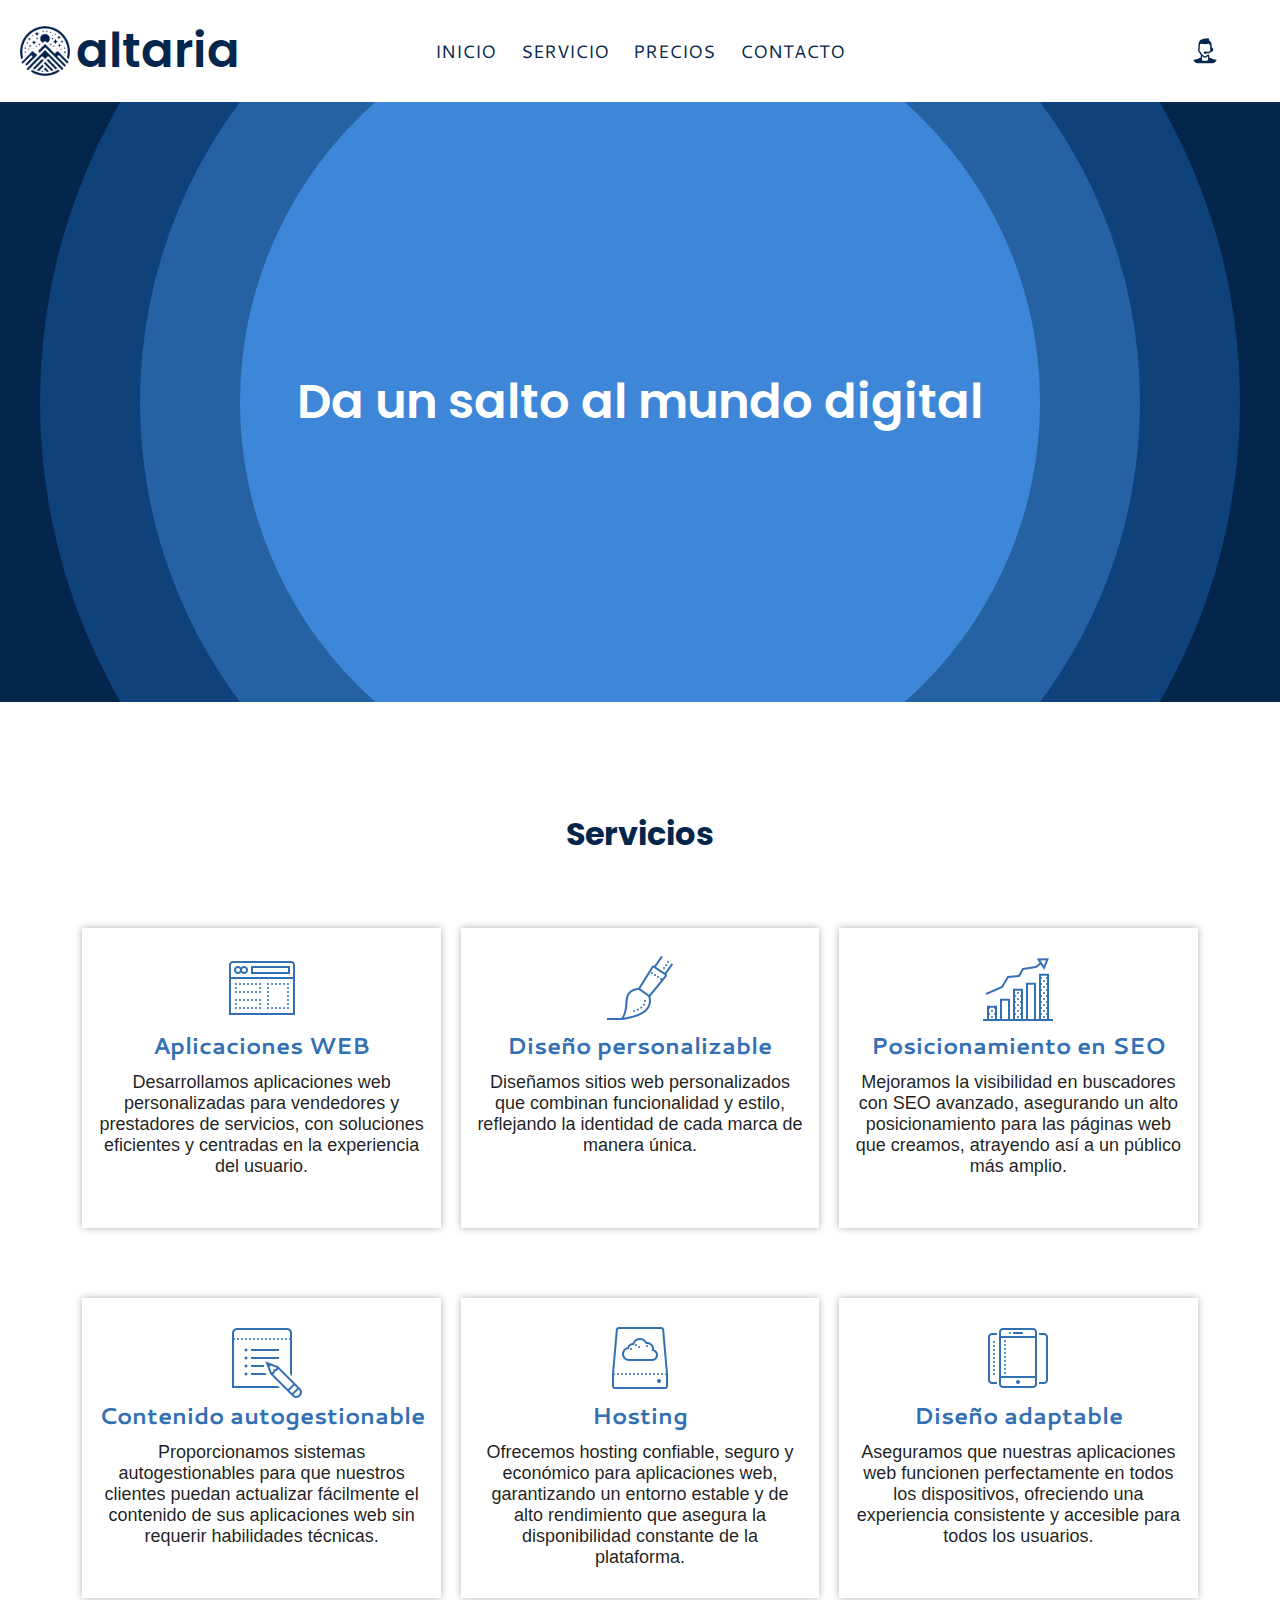
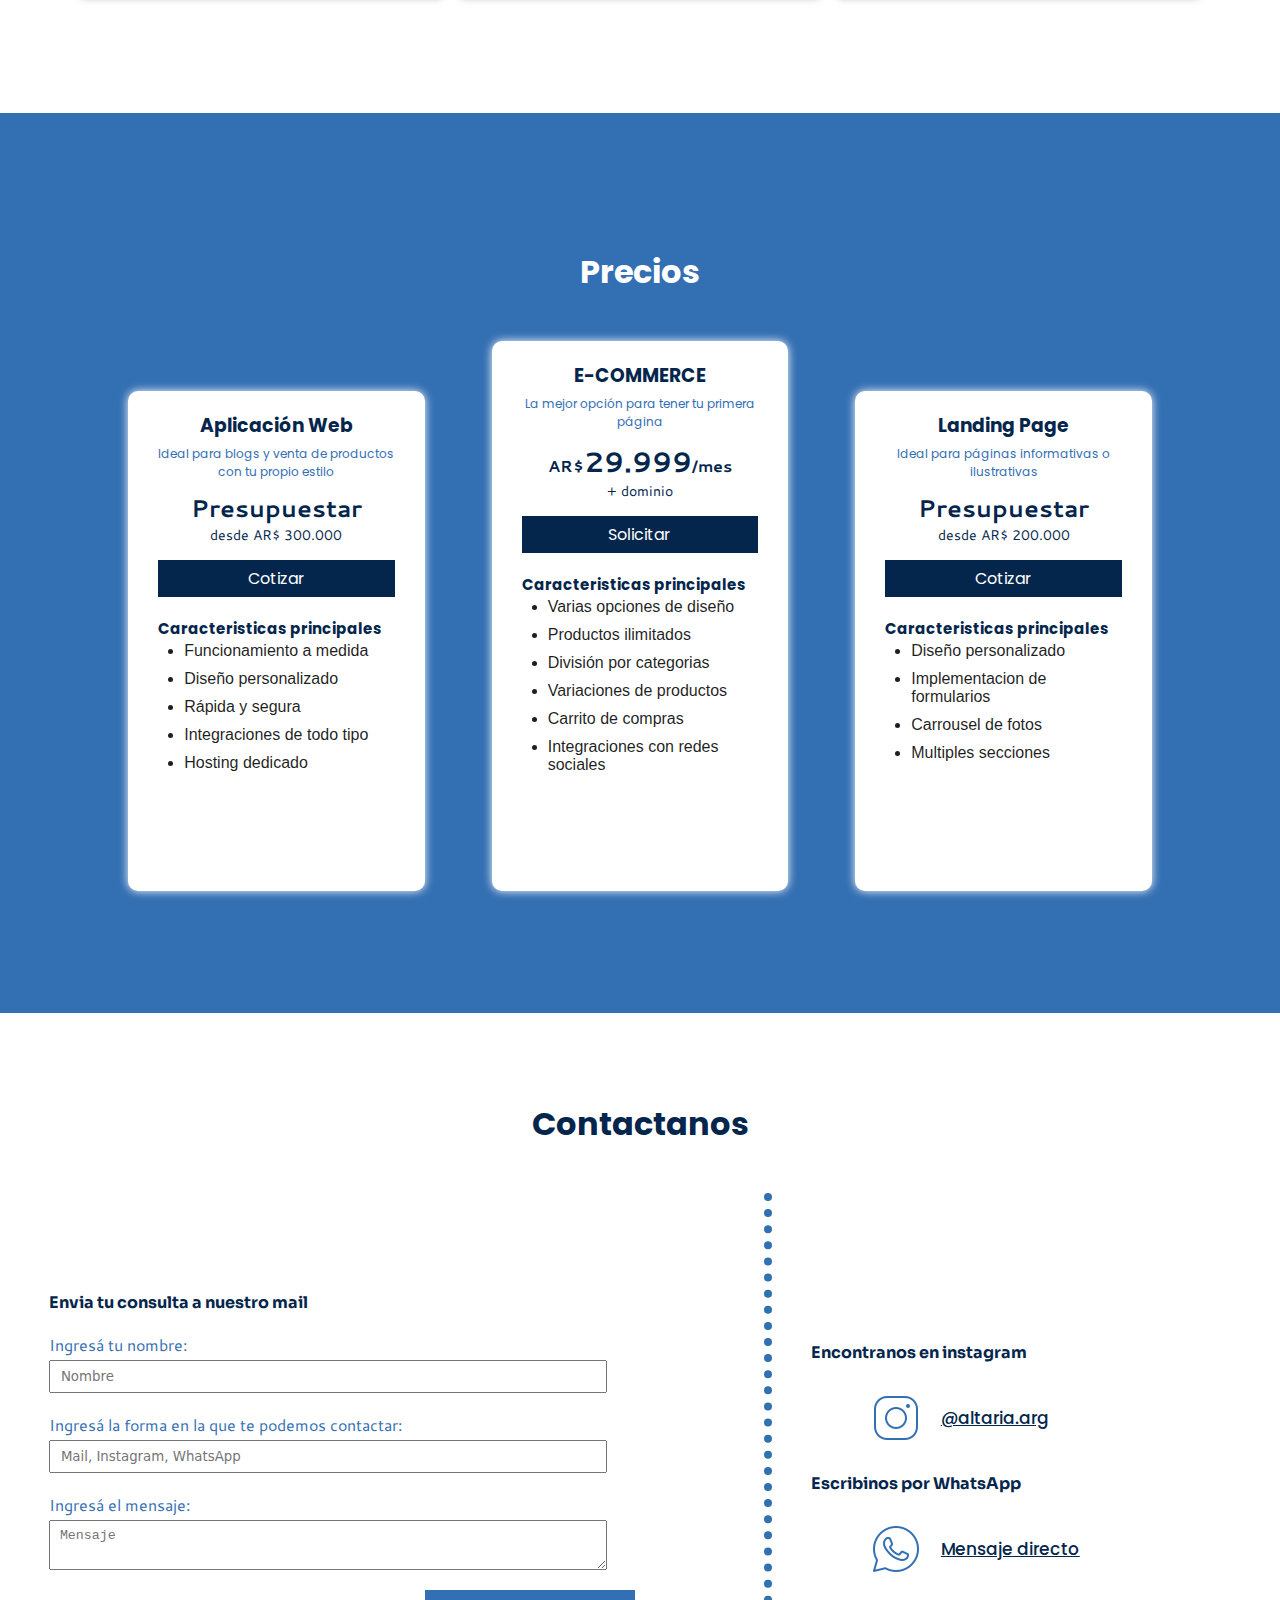
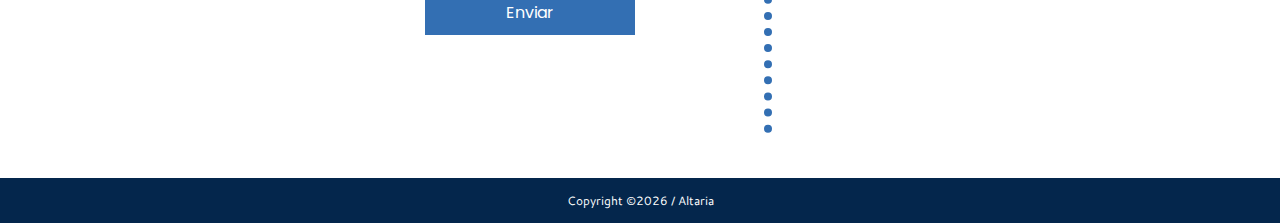
<file: index.html>
<!DOCTYPE html>
<html lang="es">

<head>
    <meta charset="UTF-8">
    <meta name="viewport" content="width=device-width, initial-scale=1.0">
    <meta name="copyright" content="altaria.com.ar">
    <meta name="language" content="spanish">
    <meta name="description"
        content="Altaria es donde podras adquirir la página web que deseas, siendo diseñada y hosteada por nosotros">
    <meta name="keywords" content="altaria, hosting, página web, como crear un ecommerce, responsive, ecommerce, e-commerce, template, barato, back-end, carga de productos, carrito, compras, servicio, full stack, login, usuario, panel de administración ">
    <meta name="author" content="Altaria">

    <link rel="stylesheet" href="./css/standar.css">
    <link rel="preconnect" href="https://fonts.googleapis.com">
    <link rel="preconnect" href="https://fonts.gstatic.com" crossorigin>
    <link
        href="https://fonts.googleapis.com/css2?family=Poppins:ital,wght@0,100;0,200;0,300;0,400;0,500;0,600;0,700;0,800;0,900;1,100;1,200;1,300;1,400;1,500;1,600;1,700;1,800;1,900&display=swap"
        rel="stylesheet">
    <style>
        @import url('https://fonts.googleapis.com/css2?family=Cantarell&family=Nunito:wght@700&family=Sora:wght@700&display=swap');
        @import url('https://fonts.googleapis.com/css2?family=Cantarell&display=swap');
    </style>
    <link rel="shortcut icon" href="./img/favicon.ico" type="image/x-icon">
    <title id="titulo">Obtené la web que deseas en instantes con Altaria</title>
</head>

<body id="inicio">
    <header>
        <div class="logo-container">
            <a class="logo" href="">
                <img src="./img/LogoAltariaAzulSL.png" alt="altaria logo">
                <h1>altaria</h1>
            </a>
        </div>
        <ul class="header-link">
            <li><a class="header-line" href="#inicio">INICIO</a></li>
            <li><a class="header-line" href="#servicio">SERVICIO</a></li>
            <li><a class="header-line" href="#precio">PRECIOS</a></li>
            <li><a class="header-line" href="#contacto">CONTACTO</a></li>
        </ul>
        <ul class="header-icons">
            <li><a href="https://api.whatsapp.com/send?phone=541135586355&text=Hola!%20Necesito%20hablar%20con%20soporte%20el%20tecnico."><img class="icon" src="./img/soporteICON.png" alt="usuario" title="Soporte"></a></li>
        </ul>
    </header>
    <main>
        <section class="fondo">
            <div class="circulo">
                <div class="circulo cUNO">
                    <div class="circulo cDOS">
                        <div class="circulo cTRES">

                        </div>
                    </div>
                </div>
            </div>
            <h1 class="inicio-h1">Da un salto al mundo digital</h1>
        </section>
        <div id="servicio"></div>
        <section class="sec-servicio">
            <h2>Servicios</h2>
            <article class="servicios-container">
                <div class="servicio-container">
                    <img src="./img/webICON.png" alt="web">
                    <h3>Aplicaciones WEB</h3>
                    <p>Desarrollamos aplicaciones web personalizadas para vendedores y prestadores de servicios, con
                        soluciones eficientes y centradas en la experiencia del usuario.</p>
                </div>
                <div class="servicio-container">
                    <img src="./img/pincelICON.png" alt="personalizable">
                    <h3>Diseño personalizable</h3>
                    <p>
                        Diseñamos sitios web personalizados que combinan funcionalidad y estilo, reflejando la identidad
                        de cada marca de manera única.</p>
                </div>
                <div class="servicio-container">
                    <img src="./img/seoICON.png" alt="SEO">
                    <h3>Posicionamiento en SEO</h3>
                    <p>Mejoramos la visibilidad en buscadores con SEO avanzado, asegurando un alto posicionamiento para
                        las páginas web que creamos, atrayendo así a un público más amplio.
                    </p>
                </div>
                <div class="servicio-container">
                    <img src="./img/gestionarICON.png" alt="autogestionable">
                    <h3>Contenido autogestionable</h3>
                    <p>
                        Proporcionamos sistemas autogestionables para que nuestros clientes puedan actualizar fácilmente
                        el contenido de sus aplicaciones web sin requerir habilidades técnicas.</p>
                </div>
                <div class="servicio-container">
                    <img src="./img/hostingICON.png" alt="hosting">
                    <h3>Hosting</h3>
                    <p>
                        Ofrecemos hosting confiable, seguro y económico para aplicaciones web, garantizando un entorno
                        estable y de alto rendimiento que asegura la disponibilidad constante de la plataforma.</p>
                </div>
                <div class="servicio-container">
                    <img src="./img/responsiveICON.png" alt="">
                    <h3>Diseño adaptable</h3>
                    <p>Aseguramos que nuestras aplicaciones web funcionen perfectamente en todos los dispositivos,
                        ofreciendo una experiencia consistente y accesible para todos los usuarios.</p>
                </div>
            </article>
        </section>
        <div id="precio"></div>
        <section  class="sec-precio">
            <h2>Precios</h2>
            <div class="abajo">
                <span id="line-divisor"></span>
                <ul id="slider-precios" class="precios-container">
                    <li class="precio-container normal">
                        <h3>Aplicación Web
                        </h3>
                        <p class="precio-descripcion">Ideal para blogs y venta de productos con tu propio estilo</p>
                        <h4 class="precio-num" style="font-size: 24px;">Presupuestar</h4>
                        <span class="precio-num">desde AR$ 300.000</span>
                        <a target="_blank" href="https://api.whatsapp.com/send?phone=541135586355&text=Hola!%20Quisiera%20más%20información%20sobre%20el%20servicio%20de%20'Aplicación%20Web'.">Cotizar</a>
                        <h5 class="precio-h5">Caracteristicas principales</h5>
                        <ul class="precio-info">
                            <li>Funcionamiento a medida</li>
                            <li>Diseño personalizado</li>
                            <li>Rápida y segura </li>
                            <li>Integraciones de todo tipo</li>
                            <li>Hosting dedicado</li>
                        </ul>
                    </li>
                    <li id="item1" class="precio-container central">
                        <h3>E-COMMERCE</h3>
                        <p class="precio-descripcion">La mejor opción para tener tu primera página</p>
                        <h4 class="precio-num">AR$<span style="font-size: 28px;">29.999</span>/mes</h4>
                        <span class="precio-num">+ dominio</span>
                        <a target="_blank" href="https://api.whatsapp.com/send?phone=541135586355&text=Hola!%20Quisiera%20más%20información%20sobre%20el%20servicio%20de%20'E-Commerce'.">Solicitar</a>
                        <h5 class="precio-h5">Caracteristicas principales</h5>
                        <ul class="precio-info">
                            <li>Varias opciones de diseño</li>
                            <li>Productos ilimitados</li>
                            <li>División por categorias</li>
                            <li>Variaciones de productos</li>
                            <li>Carrito de compras</li>
                            <li>Integraciones con redes sociales</li>

                        </ul>
                    </li>
                    <li id="item2" class="precio-container smaaall">
                        <h3>Aplicación Web
                        </h3>
                        <p class="precio-descripcion">Ideal para blogs y venta de productos con tu propio estilo</p>
                        <h4 class="precio-num" style="font-size: 24px;">Presupuestar</h4>
                        <span class="precio-num">desde AR$ 300.000</span>
                        <a target="_blank" href="https://api.whatsapp.com/send?phone=541135586355&text=Hola!%20Quisiera%20más%20información%20sobre%20el%20servicio%20de%20'Aplicación%20Web'.">Cotizar</a>
                        <h5 class="precio-h5">Caracteristicas principales</h5>
                        <ul class="precio-info">
                            <li>Funcionamiento a medida</li>
                            <li>Diseño personalizado</li>
                            <li>Rápida y segura </li>
                            <li>Integraciones de todo tipo</li>
                            <li>Hosting dedicado</li>
                        </ul>
                    </li>
                    <li id="item3" class="precio-container">
                        <h3>Landing Page</h3>
                        <p class="precio-descripcion">Ideal para páginas informativas o ilustrativas</p>
                        <h4 class="precio-num" style="font-size: 24px;">Presupuestar</h4>
                        <span class="precio-num">desde AR$ 200.000 </span>
                        <a target="_blank" href="https://api.whatsapp.com/send?phone=541135586355&text=Hola!%20Quisiera%20más%20información%20sobre%20el%20servicio%20de%20'Landing%20Page'.">Cotizar</a>
                        <h5 class="precio-h5">Caracteristicas principales</h5>
                        <ul class="precio-info">
                            <li>Diseño personalizado</li>
                            <li>Implementacion de formularios</li>
                            <li>Carrousel de fotos</li>
                            <li>Multiples secciones</li>
                        </ul>
                    </li>
                </ul>
            </div>
            <div class="cel-slide">
                <ul>
                    <li><span class="slide-posible cel-slide-check"></span></li>
                    <li><span class="slide-posible" ></span></li>
                    <li><span class="slide-posible"></span></li>
                </ul>
            </div>
        </section>
    </main>
    <div id="contacto"></div>
    <footer>
        <h2>Contactanos</h2>
        <div class="footer-up">
            <div class="formulario">
                <form action="https://formspree.io/f/xjvnoepo" method="POST">
                    <h4>Envia tu consulta a nuestro mail</h4>
                    <label>
                        Ingresá tu nombre:
                        <input autocomplete="false" placeholder="Nombre" type="text" name="nombre">
                    </label>
                    <label>
                        Ingresá la forma en la que te podemos contactar:
                        <input placeholder="Mail, Instagram, WhatsApp" type="text" name="contacto">
                    </label>
                    <label>
                        Ingresá el mensaje:
                        <textarea placeholder="Mensaje" name="message"
                            ></textarea>
                    </label>
                    <button type="submit">Enviar</button>
                </form>
            </div>
            <span class="line"></span>
            <div class="link-dir">
                <h4>Encontranos en instagram</h4>
                <a href="https://www.instagram.com/altaria.arg/" class="link-ig">
                    <img src="./img/instagramICON.png" alt="logo altaria">
                    <p>@altaria.arg</p>
                </a>
                <h4>Escribinos por WhatsApp</h4>
                <a href="https://api.whatsapp.com/send/?phone=1557482810" class="link-ig">
                    <img src="./img/whatsappICON.png" alt="logo whatsapp">
                    <p>Mensaje directo</p>
                </a>
            </div>
        </div>
        <div class="footer-down">
            <p>Copyright &copy;<span id="copyear"></span> / Altaria</p>
        </div>
    </footer>
    <script src="./js/main.js">

    </script>
</body>

</html>
</file>
<file: css/standar.css>
/* H E A D E R*/
/* LA RESOLUCIÓN PREDEFINIDA ES 1600x900 */


:root {
    --primario: #04264c;
    --secundario: white;
    --terciario: #000000e1;
    --cuarto: #336fb3;
    --quinto: #636363;
}

* {
    padding: 0;
    margin: 0;
    box-sizing: border-box;
}

body,
html {
    scroll-behavior: smooth;
}

header {
    background-color: var(--secundario);
    padding: 15px 20px;
    user-select: none;
    display: flex;
    align-items: center;
    justify-content: space-between;
    position: sticky;
    top: 0;
    z-index: 500;
}



h1 {
    color: var(--primario);
    font-family: "Poppins", sans-serif;
    font-weight: 600;
    font-style: normal;
    font-size: 48px;
    user-select: none;
}

header .logo-container {
    width: 30%;

}

header a.logo {
    display: flex;
    text-decoration: none;
    gap: 6px;
    align-items: center;
    width: fit-content;
}

header ul {
    display: flex;
    list-style: none;

}

header ul.header-link {
    width: 40%;
    font-family: "Cantarell";
    font-size: 18px;
    display: flex;
    color: var(--primario);
    align-items: center;
    justify-content: center;
    gap: 5%;
    z-index: 700;
    user-select: none;

}

ul.header-link li a {
    text-align: center;
    text-decoration: none;
    color: var(--primario);
}

header ul.header-icons {
    width: 30%;
    display: flex;
    align-items: center;
    justify-content: flex-end;
    gap: 40px;
    padding-right: 40px;
}

header .logo img {
    width: 50px;
    height: 50px;
    object-fit: contain;
    user-select: none;
}

.icon {
    width: 30px;
    height: 30px;
    border-radius: 50%;
    transition: 0.2s;
    user-select: none;
}



.icon:hover {
    background-color: rgba(106, 106, 106, 0.142);
    scale: (1.2);
}

.header-icons li {
    width: fit-content;
    height: 100%;
    display: flex;
    align-items: center;
    justify-content: center;
}

.header-icons li a {
    display: flex;
    align-items: center;
    justify-content: center;
    flex-direction: column;
}

.underlined {
    width: 100%;
    height: 1px;
    background-color: var(--primario);
}

.header-menu {
    display: none;
}

/* 800 */
@media (max-width:940px) {
    header ul.header-icons {
        width: 25%;
        padding-right: 5px;
    }

    header div.logo-container a.logo h1 {
        font-size: 30px;
    }

    header ul.header-link {
        width: 45%;
    }

    header .logo img {
        width: 40px;
        height: 40px;
    }
    .inicio-h1{
        font-size: 38px;
    }
}

/* 700px */
@media (max-width:700px) {

    header div.logo-container a.logo h1 {
        font-size: 28px;
    }

    header ul.header-link {
        width: 45%;
    }

    header ul.header-link li {
        font-size: 15px;
    }
}

/* 580px */
@media (max-width:680px) {

    header ul.header-link {
        margin-left: 0;
    }

    header ul.header-icons {
        padding: 0;
    }

    header ul.header-link {
        width: 75%;
    }

    header .logo-container {
        width: 15%;
    }

    header ul.header-icons {
        width: 10%;
    }

    header div.logo-container a.logo h1 {
        display: none;
    }
}

/* 460px */
@media (max-width:460px) {
    header ul.header-link li {
        font-size: 12px;
    }
}

/* 390px */
@media (max-width:390px) {
    header div.logo-container a.logo h1 {
        display: block;
        font-size: 26px;
    }

    header {
        height: 70px;
        padding: 0;
    }

    header ul.header-link {
        box-sizing: border-box;
        display: flex;
        position: absolute;
        width: 100vw;
        padding-bottom: 5px;
        margin-top: 70px;
        gap: 10px;
        background-color: var(--secundario);
    }

    header ul.header-link li a {
        font-size: 10px;
    }

    header .logo-container {
        width: 80%;
        margin-left: 10px;
    }

    header ul.header-icons {
        width: 20%;
        margin-right: 10px;
    }
}

/* 250px */
@media (max-width:250px) {
    header ul.header-link {
        display: none;
    }
}

/* 190px */
@media (max-width:190px) {
    header div.logo-container a.logo h1{
        display: none;
    }
}

/* MAIN */

main {
    width: 100%;
    min-height: 100vh;
    margin: auto;
}

.fondo {
    display: flex;
    height: 600px;
    overflow: hidden;
    align-items: center;
    justify-content: center;
    margin-top: 0px;
    background-color: var(--primario);
}

.circulo {
    width: 2000px;
    height: 2000px;
    background-color: var(--primario);
    position: relative;
    border-radius: 50%;
    display: flex;
    align-items: center;
    justify-content: center;
    animation: circlemove 1.5s infinite 0s alternate both;
}

.cUNO {
    width: 1200px;
    height: 1200px;
    background-color: #0f427b;

}

.cDOS {
    width: 1000px;
    height: 1000px;
    background-color: #2661a3;
}

.cTRES {
    width: 800px;
    height: 800px;
    background-color: #3e86d8;
}


@keyframes circlemove {
    0% {
        transform: scale(1);
    }

    100% {
        transform: scale(1.02);
    }
}

.inicio-h1 {
    color: var(--secundario);
    position: absolute;
}



/* Hasta 1000px */
@media (max-width:1000px) {
    .fondo {
        height: 500px;
    }

    .circulo {
        width: 1800px;
        height: 1800px;

    }

    .cUNO {
        width: 1100px;
        height: 1100px;
    }

    .cDOS {
        width: 900px;
        height: 900px;
    }

    .cTRES {
        width: 700px;
        height: 700px;
    }


}


/* 770px */
@media (max-width:770px) {
    .fondo {
        height: 450px;
    }

    .circulo {
        width: 1500px;
        height: 1500px;
    }

    .cUNO {
        width: 1000px;
        height: 1000px;
    }

    .cDOS {
        width: 700px;
        height: 700px;
    }

    .cTRES {
        width: 550px;
        height: 550px;
    }

}

/* 640px */
@media (max-width:640px) {
    .fondo {
        height: 400px;
    }

    .circulo {
        width: 1500px;
        height: 1500px;
    }

    .cUNO {
        width: 1000px;
        height: 1000px;
    }

    .cDOS {
        width: 700px;
        height: 700px;
    }

    .cTRES {
        width: 500px;
        height: 500px;
    }

    .inicio-h1 {
        font-size: 30px;
    }
}

/* 550px */
@media (max-width:550px) {
    .fondo {
        height: 300px;
    }

    .circulo {
        width: 1300px;
        height: 1300px;
    }

    .cUNO {
        width: 600px;
        height: 600px;
    }

    .cDOS {
        width: 500px;
        height: 500px;
    }

    .cTRES {
        width: 400px;
        height: 400px;
    }

    .inicio-h1 {
        font-size: 24px;
    }
}

/* 400px */
@media (max-width:400px) {
    .fondo {
        height: 250px;
    }

    .circulo {
        width: 1200px;
        height: 1200px;
    }

    .cUNO {
        width: 500px;
        height: 500px;
    }

    .cDOS {
        width: 400px;
        height: 400px;
    }

    .cTRES {
        width: 300px;
        height: 300px;
    }

    .inicio-h1 {
        font-size: 18px;
        text-align: center;
    }
}

/* 300px */
@media (max-width:300px) {
    .fondo {
        height: 200px;
    }

    .circulo {
        width: 1000px;
        height: 1000px;
    }

    .cUNO {
        width: 400px;
        height: 400px;
    }

    .cDOS {
        width: 300px;
        height: 300px;
    }

    .cTRES {
        width: 250px;
        height: 250px;
    }

    .inicio-h1 {
        font-size: 18px;
        text-align: center;
        width: 80%;
    }
}

/* 240px */
@media (max-width:240px) {
    .fondo {
        height: 150px;
    }

    .circulo {
        width: 900px;
        height: 900px;
    }

    .cUNO {
        width: 300px;
        height: 300px;
    }

    .cDOS {
        width: 210px;
        height: 210px;
    }

    .cTRES {
        width: 180px;
        height: 180px;
    }

    .inicio-h1 {
        font-size: 18px;
        text-align: center;
        width: 80%;
    }
}


/* S E R V I C I O S */

.sec-servicio {
    box-sizing: border-box;
    margin: auto;
    margin-top: 5vh;
    margin-bottom: 5vh;
    width: 80%;
    min-height: 100vh;
    padding-top: 7vh;
    padding-bottom: 5vh;
    user-select: none;
}

section h2 {
    font-family: 'Poppins', sans-serif;
    color: var(--primario);
    text-align: center;
    font-size: 32px;
    margin-bottom: 5vh;
}

.servicios-container {
    display: flex;
    flex-wrap: wrap;
    align-items: center;
    justify-content: center;
    gap: 20px   ;
    min-height: 80vh;
}

.servicio-container {
    width: 28%;
    font-size: 20px;
    display: flex;
    align-items: center;
    flex-direction: column;
    padding: 20px 15px;
    border: none;
    transition: 0.5s;
    box-shadow: 0px 0px 7px #969696be;
    min-height: 300px;
    max-height: 300px;
}

.servicio-container:hover {
    transform: scale(1.05);
}

.servicio-container h3 {
    color: var(--cuarto);
    font-family: 'Cantarell';
    margin-bottom: 10px;
    text-align: center;
}

.servicio-container p {
    font-family: 'Segoe UI', Tahoma, Geneva, Verdana, sans-serif;
    color: var(--terciario);
    text-align: center;
    font-size: 18px;
}

/* 1450px */
@media (max-width:1450px) {
    .sec-servicio{
        width: 100%;
    }
    .sec-servicio article{
        width: 100%;
    }
    
    .servicio-container{
        width: 28%;
    }

    .sec-servicio article{
        height: fit-content;
    }
}

/* 1200px */
@media (max-width:1200px) {

    .servicio-container h3{
        font-size: 20px;
    }
    .servicio-container{
        min-height: 320px;
        max-height: 320px;
    }

    .sec-servicio article{
        height: fit-content;
    }
}

/* 1020px */
@media (max-width:1020px) {

    .servicio-container h3{
        font-size: 20px;
    }
    .servicio-container{
        width: 47%;
        min-height: 300px;
        max-height: 300px;
    }

    .sec-servicio{
        height: fit-content;
    }
    .sec-servicio article{
        height: fit-content;
    }

}

/* 700px */
@media (max-width:700px) {
    .servicio-container img {
        width: 60px;
        height: 60px;
    }
    .servicio-container h3{
        font-size: 18px;
    }
    .servicio-container p{
        font-size: 16px;
    }
    .servicio-container{
        width: 47%;
        min-height: 270px;
        max-height: 270px;
    }
}

/* 600px */
@media (max-width:600px) {
    .servicio-container{
        width: 60%;
    }
}

/* 450px */
@media (max-width:450px) {
    .servicio-container{
        width: 80%;
        min-height: 280px;
        max-height: 280px;
    }
}

/* 350px */
@media (max-width:350px) {
    .servicio-container{
        width: 90%;
        min-height: 280px;
        max-height: 280px;
    }
}

/* 280px */
@media (max-width:280px) {
    .servicio-container{
        width: 90%;
        min-height: 300px;
        max-height: 300px;
    }
    .servicio-container p{
        overflow-y: scroll;
    }
}

/* 160 px*/
@media (max-width:280px) {
    section h2{
        font-size: 24px;
    }
}

/* 120 px*/
@media (max-width:280px) {
    section h2{
        font-size: 12vw;
    }
    .servicio-container h3{
        font-size: 10vw;
    }
    .servicio-container p{
        font-size: 9vw;
    }
}


.sec-precio {
    box-sizing: border-box;
    margin: auto;
    margin-top: 5vh;
    margin-bottom: 5vh;
    min-height: 100vh;
    padding-top: 15vh;
    padding-bottom: 5vh;
    background-color: var(--cuarto);
}

.sec-precio h2 {
    color: var(--secundario);
}

.precios-container {
    display: flex;
    width: 80%;
    margin: auto;
    justify-content: space-between;
    align-items: flex-end;
    list-style: none;

}

#line-divisor{
    position:absolute;
    background-color: transparent;
    width: 8px;
    height: 40%;
    left: 50%;
    z-index: 100;
}

.precio-container {
    box-sizing: border-box;
    border-radius: 10px;
    box-shadow: 0 0 10px var(--secundario);
    width: 29%;
    background-color: var(--secundario);
    padding: 20px 30px;
    display: flex;
    flex-direction: column;
    align-items: center;
    max-height: 500px;
    min-height: 500px;
}

.precio-container h3 {
    text-align: center;
    font-family: 'Poppins';
    color: var(--primario);
}

.precio-info {
    list-style-type: disc;
    width: 80%;
    margin-left: 5px;
    display: flex;
    flex-direction: column;
    gap: 10px;
    color: var(--terciario);
    font-family: 'Segoe UI', Tahoma, Geneva, Verdana, sans-serif;
}

.normal{
    display: flex;
}
.smaaall{
    display: none;
}


h5.precio-h5 {
    color: #04264c;
    font-family: 'Poppins', sans-serif;
    margin-top: 20px;
    width: 100%;
    font-size: 15px;
    text-align: left;
    margin-bottom: 2px;
}

h4.precio-num {
    text-align: center;
    font-family: 'Cantarell';
    color: #2a2dd2;
    color: var(--primario);
    font-size: 16px;
    margin-top: 10px;
}

p.precio-descripcion {
    font-family: 'Poppins', sans-serif;
    font-size: 12px;
    text-align: center;
    color: var(--cuarto);
    margin-top: 5px;
    min-height: 28px;
}

span.precio-num {
    display: block;
    width: 100%;
    font-size: 14px;
    text-align: center;
    font-family: 'Cantarell';
    color: #2a2dd2;
    color: var(--primario);

}

.central {
    display: flex;
    align-items: center;
    max-height: 550px;
    min-height: 550px;
}
.precios-container::-webkit-scrollbar {
    width: 6px;               /* width of the entire scrollbar */
  }
  
  .precios-container::-webkit-scrollbar-track {
    background: var(--primario);    
    border-radius: 10px;    /* color of the tracking area */
  }
  
  .precios-container::-webkit-scrollbar-thumb {
    background-color: var(--secundario); 
  /* color of the scroll thumb */
    border-radius: 10px;       /* roundness of the scroll thumb */
    border: 3px solid var(--primario);  /* creates padding around scroll thumb */
  }

.precio-container  a{
    text-decoration: none;
    text-align: center;
    width: 100%;
    background-color: #2a2dd2;
    background-color: var(--primario);
    outline: none;
    border: none;
    color: white;
    font-family: 'Poppins', sans-serif;
    padding: 6px 5px;
    margin-top: 15px;
}


/* 1050px */
@media (max-width:1050px) {
    p.precio-descripcion {
        min-height: 48px;
    }
    .precio-container{
        width: 32%;
        padding: 15px 20px;
    }
}

/* 950px */
@media (max-width:950px) {
    p.precio-descripcion {
        min-height: 48px;
        margin: 0px auto;
    }
    .precio-container{
        width: 32%;
        padding: 15px 20px;
    }
    .precios-container{
        width: 90%;
    }
}


/* 780px */
@media (max-width:780px) {
    .precio-container{
        max-height: 600px;
        min-height: 600px;
    }

    p.precio-descripcion{
        min-height: 58px;
    }
    .central{
        height: 650px;
        max-height: 650px;
        min-height: 650px;
    }

}

.cel-slide{
    display: none;
}

/* 700px */
@media (max-width:700px) {
    .cel-slide{
        display: block;
        margin-top: 20px;
    }
    .cel-slide ul{
        display: flex;
        justify-content: center;
        align-items: center;
        gap: 10px;
    }
    .cel-slide ul li{
        list-style-type: none;
        background-color: var(--secundario);
        width: 20px;
        height: 20px;
        border-radius: 50%;
        display: flex;
        align-items: center;
        justify-content: center;
    }

    @keyframes aparecer {
        0%{
            filter: opacity(0);
        }
        100%{
            filter: opacity(1);
        }
    }

    span.slide-posible.cel-slide-check{
        width: 14px;
        height: 14px;
        border-radius: 50%;
        background-color: var(--primario);
        animation: aparecer .2s linear 0s 1 normal forwards;
    }

    .precio-descripcion {
        min-height: 20px;
      }
      
      span.precio-num {
        margin-bottom: 15px;
      }
      
      .precio-container {
        width: 80%; /* Ancho del contenedor de precios */
        flex: 0 0 90%; /* Permitir que el ancho se ajuste automáticamente */
        margin-right: 30px;
        margin-left: 30px;
        scroll-snap-align: center;
        height: 550px;
        max-height: 550px;
        min-height: 550px;
        box-shadow: 0 0 10px var(--secundario);
      }
      
      .precios-container {
        width: 70%; /* Ancho del contenedor principal de precios */
        display: flex;
        margin: auto;
        overflow-x: auto;
        scroll-snap-align: center;
        scroll-snap-type: x mandatory;
        position: relative;
        padding-bottom: 10px;
      }
      .smaaall{
        display: flex;
      }
      .normal{
        display: none;
      }

      


}

@media (max-width:560px) {
    .precios-container::-webkit-scrollbar-thumb {
        background-color: var(--secundario); 
      /* color of the scroll thumb */
        border-radius: 10px;       /* roundness of the scroll thumb */
        border: 3px solid var(--secundario);  /* creates padding around scroll thumb */
      }
}

@media (max-width:420px) {
    .precio-container{
        width: 95%;
        align-items: center;

    }
    .precios-container{
        width: 90%;
        padding-bottom: 10px;
    }
    p.precio-descripcion{
        min-height: 30px;
        width: 70%;
    }
}

@media (max-width:270px) {
    .precio-container{
        width: 98%;
        align-items: center;
        min-height: 600px;
        max-height: fit-content;
        height: fit-content;
    }
    .precios-container{
        width: 95%;
        padding-bottom: 10px;
    }
    p.precio-descripcion{
        min-height: 30px;
        width: 70%;
    }
}


/* F O O T E R*/


footer {
    margin-top: 60px;
    display: flex;
    align-items: center;
    flex-direction: column;
}

footer div {
    width: 100%;
}

footer .footer-down {
    background-color: var(--primario);
    height: 5vh;
    display: flex;
    align-items: center;
    justify-content: center;
    width: 100%;
}

footer .footer-down p{
    color: var(--secundario);

}

footer h2 {
    font-family: 'Poppins', sans-serif;
    text-align: center;
    color: var(--primario);
    margin-top: 3vh;
    width: 100%;
    font-size: 32px;
    margin-bottom: 0vh;
}

footer {
    min-height: 80vh;
    display: flex;
    justify-content: space-between;
}

.footer-up {
    display: flex;
    min-height: 70vh;
    width: 100%;
    align-items: center;
    justify-content: space-between;
}

.formulario
 {
    width: 59%;
    display:     flex;
    flex-direction: column;
    align-items: center;
}
.link-dir{
    width: 39%;
    display: flex;
    flex-direction: column;
    align-items: center;
    padding: 30px;
}

footer h4 {
    font-family: 'Sora';
    color: var(--primario);
    width: 100%;

}

.formulario form {
    display: flex;
    flex-direction: column;
    gap: 20px;
    width: 95%;
    box-sizing: border-box;
    padding-left: 20px;
    margin-left: 20px;
}

form label {

    color: var(--cuarto);
    font-family: 'Cantarell';
    display: flex;
    flex-direction: column;
    text-align: left;
    gap: 4px;
    width: 100%;
}

form label input {
    width: 80%;
    outline: var(--cuarto);
    padding: 7px 10px;
    font-family: system-ui, -apple-system, BlinkMacSystemFont, 'Segoe UI', Roboto, Oxygen, Ubuntu, Cantarell, 'Open Sans', 'Helvetica Neue', sans-serif;

}

form label textarea {
    outline: var(--cuarto);
    width: 80%;
    padding: 7px 10px;
}

form button {
    width: 30%;
    padding: 10px;
    background-color: var(--cuarto);
    color: var(--secundario);
    font-family: 'Poppins', sans-serif;
    font-size: 16px;
    border: none;
    outline: none;
    margin-left: 54%
}

.line {
    display: block;
    border-left: 8px dotted var(--cuarto);
    height: 60vh;
    align-self: center;
}


.link-dir {
    gap: 20px;
}

.link-ig {
    display: flex;
    width: 100%;
    align-items: center;
    box-sizing: border-box;
    padding: 10px 10px 10px 60px;
    gap: 20px;
    color: var(--primario);
}

.link-ig img {
    width: 50px;
    height: 50px;
}

.link-ig p {
    font-family: 'Poppins', sans-serif;
    text-decoration: none;
    color: var(--primario);
    font-size: 17px;
    font-weight: 500;

}

.link-ig-dos {
    display: flex;
    flex-direction: column;
    gap: 10px;
}

.formulario form textarea{
    max-width: 80%; min-width: 80%; min-height: 50px; max-height: 150px;
}

footer .footer-down p{
    font-family: 'cantarell';
    font-size: 12px;
}

@media (max-width:730px) {
    .footer-up{
        flex-direction: column;
        padding-bottom: 30px;
    }


    .formulario{
        width: 100%;
        margin: 0px auto;
        margin-top: 20px;
        margin-bottom: 40px;
    }
    .formulario h4{
        width: 100%;
        margin: 0;
        padding: 0;
        text-align: center;
    }
    .formulario form{
        width: 90%;
        padding: 0;
        margin: 0px auto;
    }

    .formulario form input{
        width: 100%;
    }
    .formulario form textarea{
        width: 100%;
        max-width: 100%;
        min-width: 100%;
    }
    .formulario form button{
        width: 40%;
        align-self: center;
        margin: 0;
    }


    .link-dir{
        width: 100%;
        margin-top: 40px;
    }

    a.link-ig{
        flex-direction: column;
        flex-wrap: wrap;
        padding: 0;
        gap: 10px  ;
    }
    footer h4{
        width: 80%;
        padding: 0;

        margin: 0px auto;
        text-align: center;
    }
    footer span.line {
        border: 1px;
        width: 80%;
        height: 0;
        border-bottom: 8px dotted var(--cuarto);
    }
}
@media (max-width:300px) {  
    .formulario form button{
        width: 80%;
    }

    footer h4{
        font-size: 8vw;
    }

    footer h2{
        font-size: 12vw;
    }

    footer .footer-down p{
        font-size: 6vw;
    }
}

@media (max-width: 120px) {
    .link-ig img{
        width: 100%;
        height: auto;
    }
    .link-ig p{
        font-size: 8vw;
    }


}
</file>
